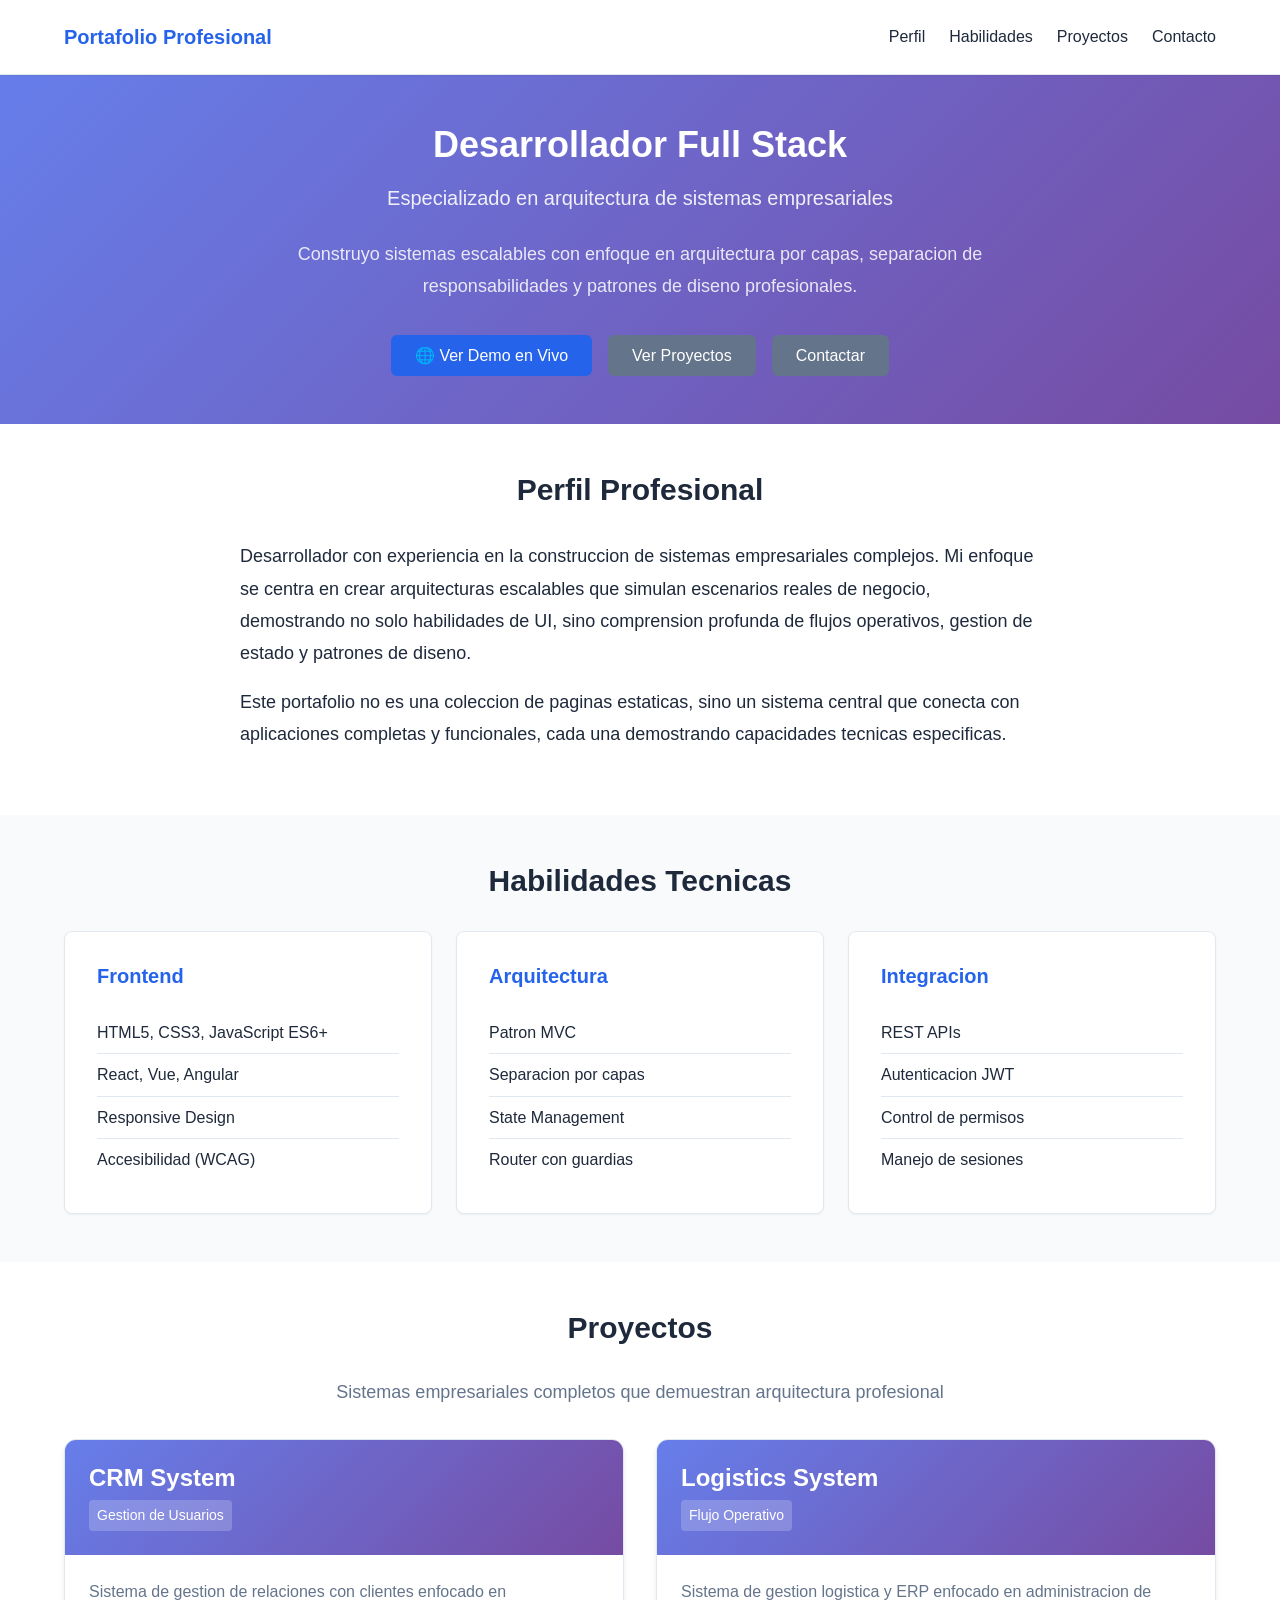
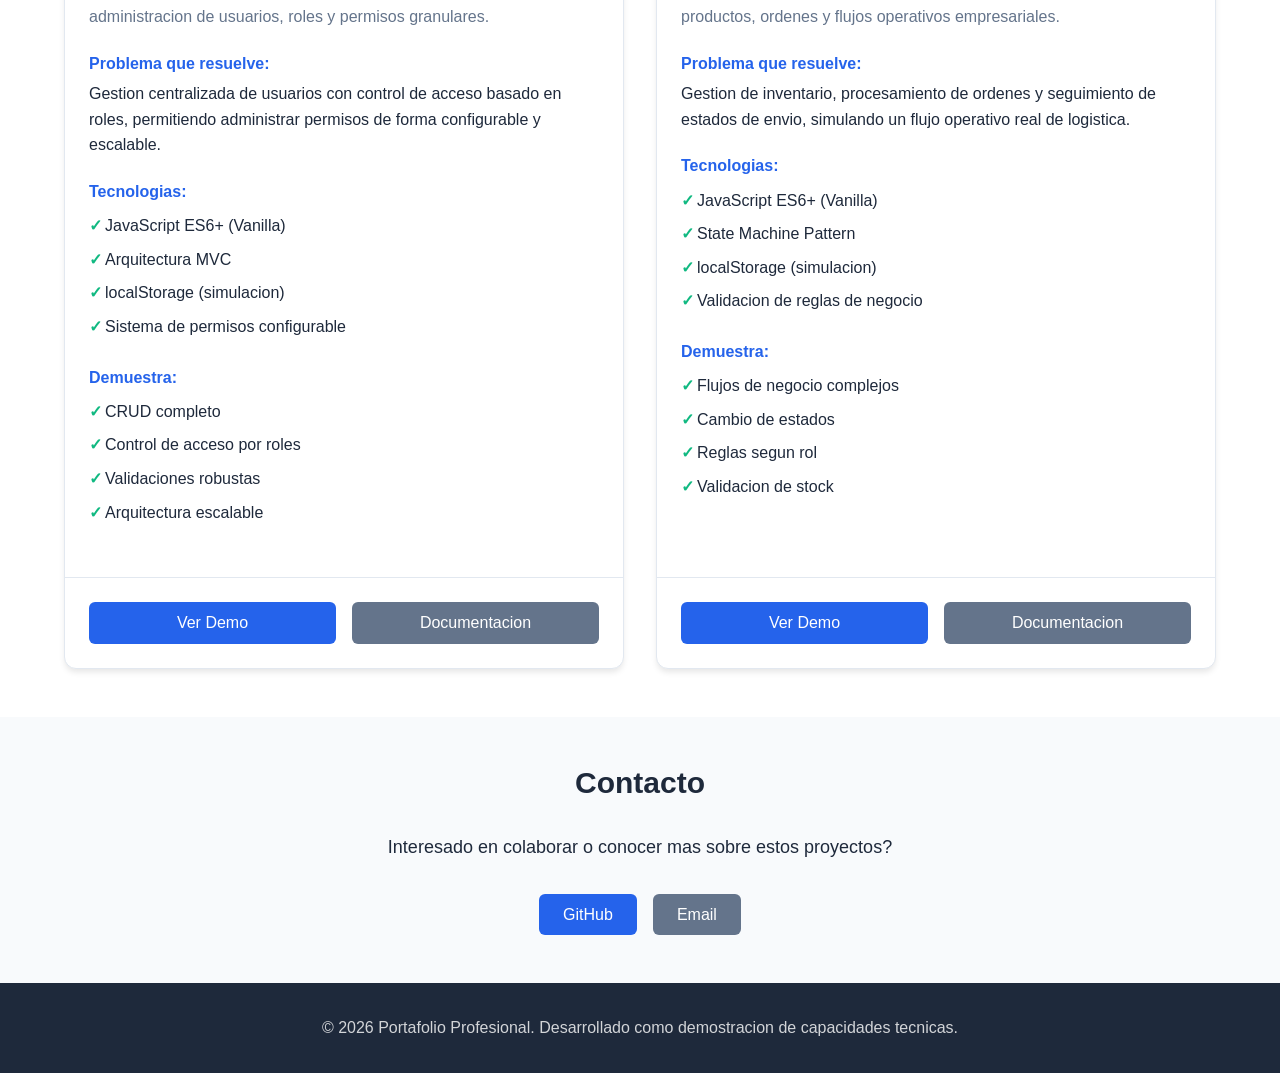
<file: index.html>
<!DOCTYPE html>
<html lang="es">
<head>
    <meta charset="UTF-8">
    <meta name="viewport" content="width=device-width, initial-scale=1.0">
    <meta name="description" content="Portafolio profesional interactivo con sistemas CRM y Logistica">
    <title>Portafolio Profesional | Desarrollador Full Stack</title>
    <link rel="stylesheet" href="/styles/global.css">
    <link rel="stylesheet" href="/styles/portfolio.css">
</head>
<body>
    <!-- Header -->
    <header class="header">
        <div class="container">
            <nav class="nav">
                <div class="nav-brand">
                    <h1>Portafolio Profesional</h1>
                </div>
                <ul class="nav-menu">
                    <li><a href="#perfil">Perfil</a></li>
                    <li><a href="#habilidades">Habilidades</a></li>
                    <li><a href="#proyectos">Proyectos</a></li>
                    <li><a href="#contacto">Contacto</a></li>
                </ul>
            </nav>
        </div>
    </header>

    <!-- Hero Section -->
    <section class="hero">
        <div class="container">
            <div class="hero-content">
                <h2 class="hero-title">Desarrollador Full Stack</h2>
                <p class="hero-subtitle">Especializado en arquitectura de sistemas empresariales</p>
                <p class="hero-description">
                    Construyo sistemas escalables con enfoque en arquitectura por capas,
                    separacion de responsabilidades y patrones de diseno profesionales.
                </p>
                <div class="hero-actions">
                    <a href="https://yosoymusictusabes.github.io/portafolio-profesional-interactivo/" target="_blank" class="btn btn-primary">
                        🌐 Ver Demo en Vivo
                    </a>
                    <a href="#proyectos" class="btn btn-secondary">Ver Proyectos</a>
                    <a href="#contacto" class="btn btn-secondary">Contactar</a>
                </div>
            </div>
        </div>
    </section>

    <!-- Perfil Section -->
    <section id="perfil" class="section">
        <div class="container">
            <h2 class="section-title">Perfil Profesional</h2>
            <div class="perfil-content">
                <p>
                    Desarrollador con experiencia en la construccion de sistemas empresariales complejos.
                    Mi enfoque se centra en crear arquitecturas escalables que simulan escenarios reales
                    de negocio, demostrando no solo habilidades de UI, sino comprension profunda de
                    flujos operativos, gestion de estado y patrones de diseno.
                </p>
                <p>
                    Este portafolio no es una coleccion de paginas estaticas, sino un sistema central
                    que conecta con aplicaciones completas y funcionales, cada una demostrando
                    capacidades tecnicas especificas.
                </p>
            </div>
        </div>
    </section>

    <!-- Habilidades Section -->
    <section id="habilidades" class="section section-gray">
        <div class="container">
            <h2 class="section-title">Habilidades Tecnicas</h2>
            
            <div class="habilidades-grid">
                <!-- Frontend -->
                <div class="habilidad-card">
                    <h3>Frontend</h3>
                    <ul>
                        <li>HTML5, CSS3, JavaScript ES6+</li>
                        <li>React, Vue, Angular</li>
                        <li>Responsive Design</li>
                        <li>Accesibilidad (WCAG)</li>
                    </ul>
                </div>

                <!-- Arquitectura -->
                <div class="habilidad-card">
                    <h3>Arquitectura</h3>
                    <ul>
                        <li>Patron MVC</li>
                        <li>Separacion por capas</li>
                        <li>State Management</li>
                        <li>Router con guardias</li>
                    </ul>
                </div>

                <!-- Integracion -->
                <div class="habilidad-card">
                    <h3>Integracion</h3>
                    <ul>
                        <li>REST APIs</li>
                        <li>Autenticacion JWT</li>
                        <li>Control de permisos</li>
                        <li>Manejo de sesiones</li>
                    </ul>
                </div>
            </div>
        </div>
    </section>

    <!-- Proyectos Section -->
    <section id="proyectos" class="section">
        <div class="container">
            <h2 class="section-title">Proyectos</h2>
            <p class="section-subtitle">
                Sistemas empresariales completos que demuestran arquitectura profesional
            </p>

            <div class="proyectos-grid">
                <!-- CRM System -->
                <div class="proyecto-card">
                    <div class="proyecto-header">
                        <h3>CRM System</h3>
                        <span class="proyecto-tag">Gestion de Usuarios</span>
                    </div>
                    <div class="proyecto-body">
                        <p class="proyecto-descripcion">
                            Sistema de gestion de relaciones con clientes enfocado en administracion
                            de usuarios, roles y permisos granulares.
                        </p>
                        <div class="proyecto-problema">
                            <h4>Problema que resuelve:</h4>
                            <p>
                                Gestion centralizada de usuarios con control de acceso basado en roles,
                                permitiendo administrar permisos de forma configurable y escalable.
                            </p>
                        </div>
                        <div class="proyecto-tecnologias">
                            <h4>Tecnologias:</h4>
                            <ul>
                                <li>JavaScript ES6+ (Vanilla)</li>
                                <li>Arquitectura MVC</li>
                                <li>localStorage (simulacion)</li>
                                <li>Sistema de permisos configurable</li>
                            </ul>
                        </div>
                        <div class="proyecto-demuestra">
                            <h4>Demuestra:</h4>
                            <ul>
                                <li>CRUD completo</li>
                                <li>Control de acceso por roles</li>
                                <li>Validaciones robustas</li>
                                <li>Arquitectura escalable</li>
                            </ul>
                        </div>
                    </div>
                    <div class="proyecto-footer">
                        <a href="/projects/crm-system/index.html" class="btn btn-primary">Ver Demo</a>
                        <a href="/projects/crm-system/README.md" class="btn btn-secondary">Documentacion</a>
                    </div>
                </div>

                <!-- Logistics System -->
                <div class="proyecto-card">
                    <div class="proyecto-header">
                        <h3>Logistics System</h3>
                        <span class="proyecto-tag">Flujo Operativo</span>
                    </div>
                    <div class="proyecto-body">
                        <p class="proyecto-descripcion">
                            Sistema de gestion logistica y ERP enfocado en administracion de productos,
                            ordenes y flujos operativos empresariales.
                        </p>
                        <div class="proyecto-problema">
                            <h4>Problema que resuelve:</h4>
                            <p>
                                Gestion de inventario, procesamiento de ordenes y seguimiento de estados
                                de envio, simulando un flujo operativo real de logistica.
                            </p>
                        </div>
                        <div class="proyecto-tecnologias">
                            <h4>Tecnologias:</h4>
                            <ul>
                                <li>JavaScript ES6+ (Vanilla)</li>
                                <li>State Machine Pattern</li>
                                <li>localStorage (simulacion)</li>
                                <li>Validacion de reglas de negocio</li>
                            </ul>
                        </div>
                        <div class="proyecto-demuestra">
                            <h4>Demuestra:</h4>
                            <ul>
                                <li>Flujos de negocio complejos</li>
                                <li>Cambio de estados</li>
                                <li>Reglas segun rol</li>
                                <li>Validacion de stock</li>
                            </ul>
                        </div>
                    </div>
                    <div class="proyecto-footer">
                        <a href="/projects/logistics-system/index.html" class="btn btn-primary">Ver Demo</a>
                        <a href="/projects/logistics-system/README.md" class="btn btn-secondary">Documentacion</a>
                    </div>
                </div>
            </div>
        </div>
    </section>

    <!-- Contacto Section -->
    <section id="contacto" class="section section-gray">
        <div class="container">
            <h2 class="section-title">Contacto</h2>
            <div class="contacto-content">
                <p>Interesado en colaborar o conocer mas sobre estos proyectos?</p>
                <div class="contacto-links">
                    <a href="https://github.com/yosoymusictusabes" target="_blank" class="btn btn-primary">
                        GitHub
                    </a>
                    <a href="mailto:yosoymusictusabes@gmail.com" class="btn btn-secondary">
                        Email
                    </a>
                </div>
            </div>
        </div>
    </section>

    <!-- Footer -->
    <footer class="footer">
        <div class="container">
            <p>&copy; 2026 Portafolio Profesional. Desarrollado como demostracion de capacidades tecnicas.</p>
        </div>
    </footer>

    <script type="module" src="/shared/core/app.js"></script>
</body>
</html>
</file>
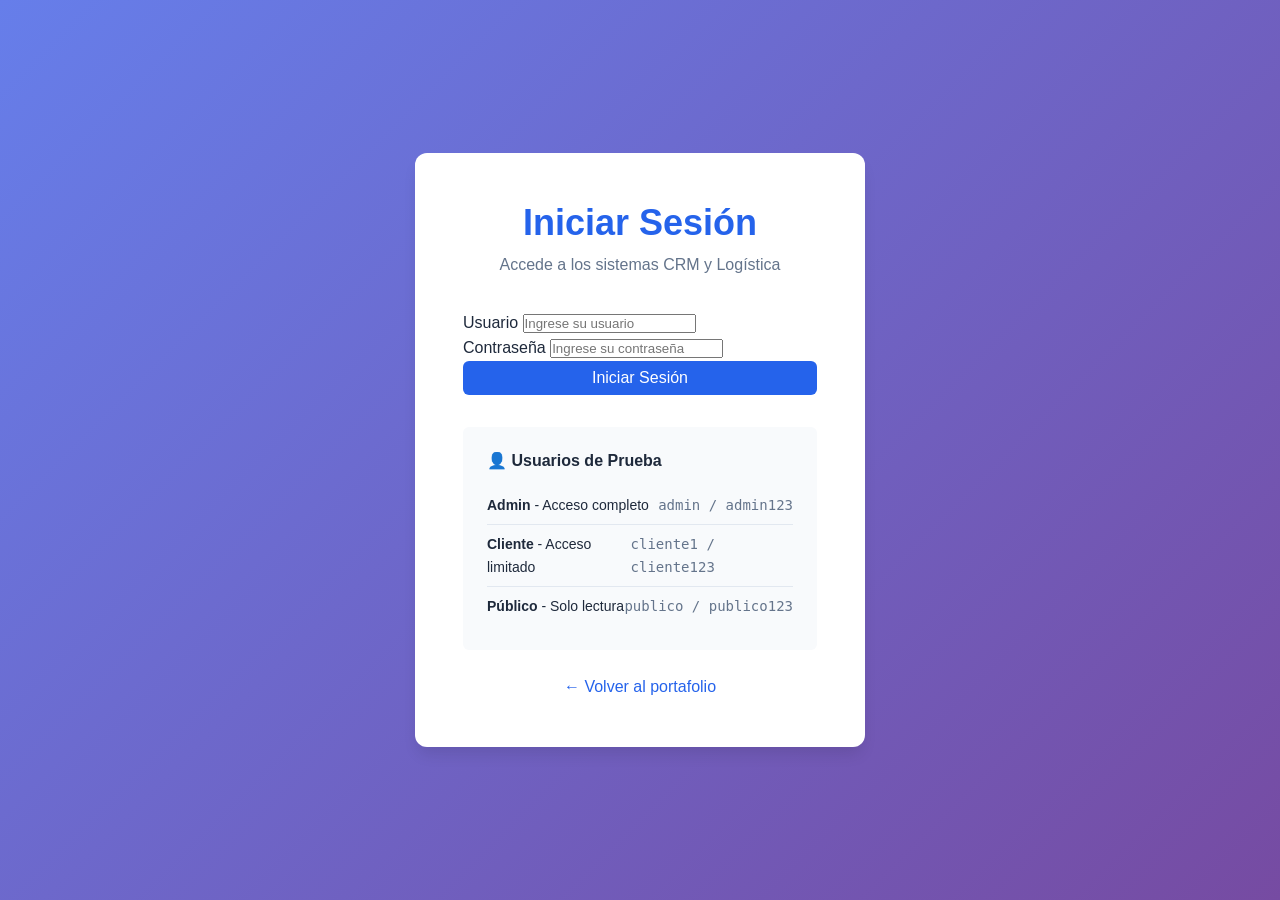
<file: projects/crm-system/index.html>
<!DOCTYPE html>
<html lang="es">
<head>
    <meta charset="UTF-8">
    <meta name="viewport" content="width=device-width, initial-scale=1.0">
    <title>CRM System | Gestion de Usuarios</title>
    <link rel="stylesheet" href="/styles/global.css">
    <link rel="stylesheet" href="/projects/crm-system/styles/crm.css">
</head>
<body>
    <div id="app">
        <!-- Header -->
        <header class="app-header">
            <div class="container">
                <div class="header-content">
                    <h1>CRM System</h1>
                    <div class="header-actions">
                        <span id="user-info"></span>
                        <button id="btn-logout" class="btn btn-secondary">Cerrar Sesion</button>
                    </div>
                </div>
            </div>
        </header>

        <!-- Navigation -->
        <nav class="app-nav">
            <div class="container">
                <ul class="nav-tabs">
                    <li><a href="#usuarios" class="nav-tab active" data-tab="usuarios">Usuarios</a></li>
                    <li><a href="#roles" class="nav-tab" data-tab="roles">Roles</a></li>
                    <li><a href="#perfil" class="nav-tab" data-tab="perfil">Mi Perfil</a></li>
                </ul>
            </div>
        </nav>

        <!-- Main Content -->
        <main class="app-main">
            <div class="container">
                <!-- Tab: Usuarios -->
                <div id="tab-usuarios" class="tab-content active">
                    <div class="content-header">
                        <h2>Gestion de Usuarios</h2>
                        <button id="btn-crear-usuario" class="btn btn-primary">
                            + Nuevo Usuario
                        </button>
                    </div>

                    <div class="content-body">
                        <!-- Filtros -->
                        <div class="filters">
                            <input 
                                type="text" 
                                id="input-buscar" 
                                class="form-control" 
                                placeholder="Buscar por nombre, email o usuario..."
                            >
                            <select id="select-rol" class="form-control">
                                <option value="">Todos los roles</option>
                                <option value="admin">Admin</option>
                                <option value="cliente">Cliente</option>
                                <option value="publico">Publico</option>
                            </select>
                        </div>

                        <!-- Tabla de usuarios -->
                        <div id="tabla-usuarios-container"></div>
                    </div>
                </div>

                <!-- Tab: Roles -->
                <div id="tab-roles" class="tab-content">
                    <div class="content-header">
                        <h2>Gestion de Roles</h2>
                    </div>

                    <div class="content-body">
                        <div id="roles-container"></div>
                    </div>
                </div>

                <!-- Tab: Perfil -->
                <div id="tab-perfil" class="tab-content">
                    <div class="content-header">
                        <h2>Mi Perfil</h2>
                    </div>

                    <div class="content-body">
                        <div id="perfil-container"></div>
                    </div>
                </div>
            </div>
        </main>
    </div>

    <!-- Scripts -->
    <script type="module" src="/shared/core/app.js"></script>
    <script type="module" src="/projects/crm-system/modules/usuarios/usuarios.controller.js"></script>
    <script type="module" src="/projects/crm-system/modules/roles/roles.controller.js"></script>
    <script type="module" src="/projects/crm-system/modules/perfil/perfil.controller.js"></script>
    <script type="module">
        import { app } from '/shared/core/app.js';
        import { UsuariosController } from '/projects/crm-system/modules/usuarios/usuarios.controller.js';
        import { RolesController } from '/projects/crm-system/modules/roles/roles.controller.js';
        import { PerfilController } from '/projects/crm-system/modules/perfil/perfil.controller.js';
        
        // Inicializar aplicacion
        app.inicializar().then(() => {
            // Verificar autenticacion
            if (!app.obtenerAuthService().validarSesion()) {
                window.location.href = '/login.html';
                return;
            }

            // Inicializar controladores
            const usuariosController = new UsuariosController();
            const rolesController = new RolesController();
            const perfilController = new PerfilController();
            
            usuariosController.inicializar();

            // Manejar tabs
            document.querySelectorAll('.nav-tab').forEach(tab => {
                tab.addEventListener('click', (e) => {
                    e.preventDefault();
                    const tabName = tab.dataset.tab;
                    
                    // Actualizar tabs activos
                    document.querySelectorAll('.nav-tab').forEach(t => t.classList.remove('active'));
                    document.querySelectorAll('.tab-content').forEach(c => c.classList.remove('active'));
                    
                    tab.classList.add('active');
                    document.getElementById(`tab-${tabName}`).classList.add('active');
                    
                    // Inicializar controlador según tab
                    if (tabName === 'roles') {
                        rolesController.inicializar();
                    } else if (tabName === 'perfil') {
                        perfilController.inicializar();
                    }
                });
            });

            // Logout
            document.getElementById('btn-logout').addEventListener('click', () => {
                app.obtenerAuthService().logout();
            });

            // Mostrar info de usuario
            const usuario = app.obtenerAuthService().obtenerUsuarioActual();
            document.getElementById('user-info').textContent = `${usuario.nombre} (${usuario.rol})`;
        });
    </script>
</body>
</html>
</file>
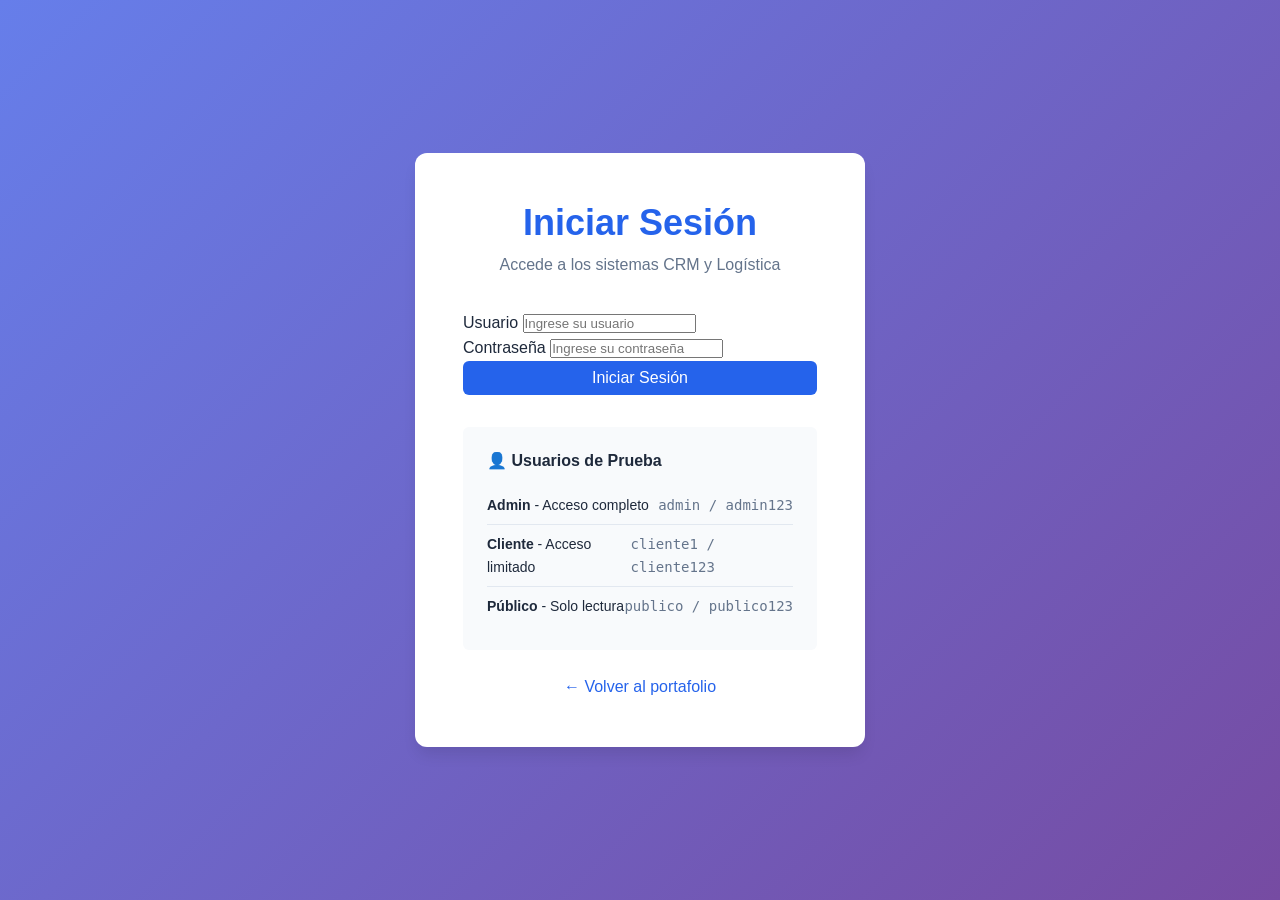
<file: login.html>
<!DOCTYPE html>
<html lang="es">
<head>
    <meta charset="UTF-8">
    <meta name="viewport" content="width=device-width, initial-scale=1.0">
    <title>Login | Portafolio Profesional</title>
    <link rel="stylesheet" href="/styles/global.css">
    <style>
        body {
            background: linear-gradient(135deg, #667eea 0%, #764ba2 100%);
            min-height: 100vh;
            display: flex;
            align-items: center;
            justify-content: center;
        }

        .login-container {
            background-color: var(--color-bg);
            border-radius: var(--radius-xl);
            box-shadow: var(--shadow-lg);
            padding: var(--spacing-2xl);
            width: 100%;
            max-width: 450px;
        }

        .login-header {
            text-align: center;
            margin-bottom: var(--spacing-xl);
        }

        .login-header h1 {
            color: var(--color-primary);
            margin-bottom: var(--spacing-sm);
        }

        .login-header p {
            color: var(--color-text-light);
            margin: 0;
        }

        .login-form {
            margin-bottom: var(--spacing-lg);
        }

        .alert {
            padding: var(--spacing-md);
            border-radius: var(--radius-md);
            margin-bottom: var(--spacing-lg);
        }

        .alert-error {
            background-color: #fee;
            color: var(--color-error);
            border: 1px solid var(--color-error);
        }

        .alert-info {
            background-color: #e0f2fe;
            color: #0369a1;
            border: 1px solid #0369a1;
        }

        .demo-users {
            background-color: var(--color-bg-gray);
            border-radius: var(--radius-md);
            padding: var(--spacing-lg);
            margin-top: var(--spacing-xl);
        }

        .demo-users h3 {
            font-size: var(--font-size-base);
            margin-bottom: var(--spacing-md);
            color: var(--color-text);
        }

        .demo-user {
            display: flex;
            justify-content: space-between;
            padding: var(--spacing-sm) 0;
            border-bottom: 1px solid var(--color-border);
            font-size: var(--font-size-sm);
        }

        .demo-user:last-child {
            border-bottom: none;
        }

        .demo-user-info {
            color: var(--color-text);
        }

        .demo-user-credentials {
            color: var(--color-text-light);
            font-family: monospace;
        }

        .back-link {
            text-align: center;
            margin-top: var(--spacing-lg);
        }

        .back-link a {
            color: var(--color-primary);
            text-decoration: none;
        }

        .back-link a:hover {
            text-decoration: underline;
        }
    </style>
</head>
<body>
    <div class="login-container">
        <div class="login-header">
            <h1>Iniciar Sesión</h1>
            <p>Accede a los sistemas CRM y Logística</p>
        </div>

        <div id="alert-container"></div>

        <form id="login-form" class="login-form">
            <div class="form-group">
                <label for="usuario">Usuario</label>
                <input 
                    type="text" 
                    id="usuario" 
                    name="usuario" 
                    class="form-control" 
                    placeholder="Ingrese su usuario"
                    required
                    autocomplete="username"
                >
            </div>

            <div class="form-group">
                <label for="password">Contraseña</label>
                <input 
                    type="password" 
                    id="password" 
                    name="password" 
                    class="form-control" 
                    placeholder="Ingrese su contraseña"
                    required
                    autocomplete="current-password"
                >
            </div>

            <button type="submit" class="btn btn-primary" style="width: 100%;">
                Iniciar Sesión
            </button>
        </form>

        <div class="demo-users">
            <h3>👤 Usuarios de Prueba</h3>
            <div class="demo-user">
                <span class="demo-user-info">
                    <strong>Admin</strong> - Acceso completo
                </span>
                <span class="demo-user-credentials">admin / admin123</span>
            </div>
            <div class="demo-user">
                <span class="demo-user-info">
                    <strong>Cliente</strong> - Acceso limitado
                </span>
                <span class="demo-user-credentials">cliente1 / cliente123</span>
            </div>
            <div class="demo-user">
                <span class="demo-user-info">
                    <strong>Público</strong> - Solo lectura
                </span>
                <span class="demo-user-credentials">publico / publico123</span>
            </div>
        </div>

        <div class="back-link">
            <a href="/">← Volver al portafolio</a>
        </div>
    </div>

    <script type="module">
        import { AuthService } from '/shared/auth/auth.service.js';
        import { app } from '/shared/core/app.js';

        // Inicializar app
        await app.inicializar();

        const authService = new AuthService();
        const form = document.getElementById('login-form');
        const alertContainer = document.getElementById('alert-container');

        // Si ya hay sesión activa, redirigir
        if (authService.validarSesion()) {
            window.location.href = '/projects/crm-system/index.html';
        }

        form.addEventListener('submit', async (e) => {
            e.preventDefault();
            
            const usuario = document.getElementById('usuario').value;
            const password = document.getElementById('password').value;

            try {
                // Limpiar alertas
                alertContainer.innerHTML = '';

                // Deshabilitar botón
                const btnSubmit = form.querySelector('button[type="submit"]');
                btnSubmit.disabled = true;
                btnSubmit.textContent = 'Iniciando sesión...';

                // Intentar login
                const usuarioAutenticado = authService.login(usuario, password);

                // Mostrar mensaje de éxito
                mostrarAlerta('success', `Bienvenido ${usuarioAutenticado.nombre}!`);

                // Redirigir según parámetro o a CRM por defecto
                const urlParams = new URLSearchParams(window.location.search);
                const redirect = urlParams.get('redirect') || '/projects/crm-system/index.html';
                
                setTimeout(() => {
                    window.location.href = redirect;
                }, 1000);

            } catch (error) {
                console.error('Error en login:', error);
                mostrarAlerta('error', error.message);
                
                // Rehabilitar botón
                const btnSubmit = form.querySelector('button[type="submit"]');
                btnSubmit.disabled = false;
                btnSubmit.textContent = 'Iniciar Sesión';
            }
        });

        function mostrarAlerta(tipo, mensaje) {
            const alert = document.createElement('div');
            alert.className = `alert alert-${tipo}`;
            alert.textContent = mensaje;
            alertContainer.appendChild(alert);
        }
    </script>
</body>
</html>
</file>
<file: styles/global.css>
/**
 * Estilos globales del portafolio
 * Variables CSS, reset y utilidades comunes
 */

/* Variables CSS */
:root {
  /* Colores principales */
  --color-primary: #2563eb;
  --color-primary-dark: #1e40af;
  --color-secondary: #64748b;
  --color-success: #10b981;
  --color-warning: #f59e0b;
  --color-error: #ef4444;
  
  /* Colores de fondo */
  --color-bg: #ffffff;
  --color-bg-gray: #f8fafc;
  --color-bg-dark: #1e293b;
  
  /* Colores de texto */
  --color-text: #1e293b;
  --color-text-light: #64748b;
  --color-text-white: #ffffff;
  
  /* Bordes */
  --color-border: #e2e8f0;
  
  /* Espaciado */
  --spacing-xs: 0.25rem;
  --spacing-sm: 0.5rem;
  --spacing-md: 1rem;
  --spacing-lg: 1.5rem;
  --spacing-xl: 2rem;
  --spacing-2xl: 3rem;
  
  /* Tipografia */
  --font-family: -apple-system, BlinkMacSystemFont, 'Segoe UI', Roboto, Oxygen, Ubuntu, Cantarell, sans-serif;
  --font-size-sm: 0.875rem;
  --font-size-base: 1rem;
  --font-size-lg: 1.125rem;
  --font-size-xl: 1.25rem;
  --font-size-2xl: 1.5rem;
  --font-size-3xl: 1.875rem;
  --font-size-4xl: 2.25rem;
  
  /* Sombras */
  --shadow-sm: 0 1px 2px 0 rgba(0, 0, 0, 0.05);
  --shadow-md: 0 4px 6px -1px rgba(0, 0, 0, 0.1);
  --shadow-lg: 0 10px 15px -3px rgba(0, 0, 0, 0.1);
  
  /* Bordes redondeados */
  --radius-sm: 0.25rem;
  --radius-md: 0.375rem;
  --radius-lg: 0.5rem;
  --radius-xl: 0.75rem;
  
  /* Transiciones */
  --transition-fast: 150ms ease-in-out;
  --transition-base: 200ms ease-in-out;
  --transition-slow: 300ms ease-in-out;
}

/* Reset CSS */
*, *::before, *::after {
  box-sizing: border-box;
  margin: 0;
  padding: 0;
}

html {
  scroll-behavior: smooth;
}

body {
  font-family: var(--font-family);
  font-size: var(--font-size-base);
  line-height: 1.6;
  color: var(--color-text);
  background-color: var(--color-bg);
}

/* Tipografia */
h1, h2, h3, h4, h5, h6 {
  font-weight: 600;
  line-height: 1.2;
  margin-bottom: var(--spacing-md);
}

h1 { font-size: var(--font-size-4xl); }
h2 { font-size: var(--font-size-3xl); }
h3 { font-size: var(--font-size-2xl); }
h4 { font-size: var(--font-size-xl); }
h5 { font-size: var(--font-size-lg); }
h6 { font-size: var(--font-size-base); }

p {
  margin-bottom: var(--spacing-md);
}

a {
  color: var(--color-primary);
  text-decoration: none;
  transition: color var(--transition-base);
}

a:hover {
  color: var(--color-primary-dark);
}

ul, ol {
  list-style-position: inside;
  margin-bottom: var(--spacing-md);
}

/* Container */
.container {
  width: 100%;
  max-width: 1200px;
  margin: 0 auto;
  padding: 0 var(--spacing-lg);
}

/* Botones */
.btn {
  display: inline-block;
  padding: var(--spacing-sm) var(--spacing-lg);
  font-size: var(--font-size-base);
  font-weight: 500;
  text-align: center;
  border: none;
  border-radius: var(--radius-md);
  cursor: pointer;
  transition: all var(--transition-base);
  text-decoration: none;
}

.btn-primary {
  background-color: var(--color-primary);
  color: var(--color-text-white);
}

.btn-primary:hover {
  background-color: var(--color-primary-dark);
  color: var(--color-text-white);
}

.btn-secondary {
  background-color: var(--color-secondary);
  color: var(--color-text-white);
}

.btn-secondary:hover {
  background-color: #475569;
  color: var(--color-text-white);
}

.btn-success {
  background-color: var(--color-success);
  color: var(--color-text-white);
}

.btn-warning {
  background-color: var(--color-warning);
  color: var(--color-text-white);
}

.btn-error {
  background-color: var(--color-error);
  color: var(--color-text-white);
}

/* Cards */
.card {
  background-color: var(--color-bg);
  border: 1px solid var(--color-border);
  border-radius: var(--radius-lg);
  padding: var(--spacing-lg);
  box-shadow: var(--shadow-sm);
  transition: box-shadow var(--transition-base);
}

.card:hover {
  box-shadow: var(--shadow-md);
}

/* Grid */
.grid {
  display: grid;
  gap: var(--spacing-lg);
}

.grid-2 {
  grid-template-columns: repeat(auto-fit, minmax(300px, 1fr));
}

.grid-3 {
  grid-template-columns: repeat(auto-fit, minmax(250px, 1fr));
}

/* Utilidades */
.text-center { text-align: center; }
.text-left { text-align: left; }
.text-right { text-align: right; }

.mt-sm { margin-top: var(--spacing-sm); }
.mt-md { margin-top: var(--spacing-md); }
.mt-lg { margin-top: var(--spacing-lg); }
.mt-xl { margin-top: var(--spacing-xl); }

.mb-sm { margin-bottom: var(--spacing-sm); }
.mb-md { margin-bottom: var(--spacing-md); }
.mb-lg { margin-bottom: var(--spacing-lg); }
.mb-xl { margin-bottom: var(--spacing-xl); }

.hidden { display: none; }
.visible { display: block; }

/* Loading */
.loading {
  display: inline-block;
  width: 20px;
  height: 20px;
  border: 3px solid var(--color-border);
  border-top-color: var(--color-primary);
  border-radius: 50%;
  animation: spin 1s linear infinite;
}

@keyframes spin {
  to { transform: rotate(360deg); }
}

/* Responsive */
@media (max-width: 768px) {
  :root {
    --font-size-4xl: 1.875rem;
    --font-size-3xl: 1.5rem;
    --font-size-2xl: 1.25rem;
  }
  
  .container {
    padding: 0 var(--spacing-md);
  }
}
</file>
<file: styles/portfolio.css>
/**
 * Estilos especificos del portafolio (index.html)
 */

/* Header */
.header {
  background-color: var(--color-bg);
  border-bottom: 1px solid var(--color-border);
  padding: var(--spacing-lg) 0;
  position: sticky;
  top: 0;
  z-index: 100;
  box-shadow: var(--shadow-sm);
}

.nav {
  display: flex;
  justify-content: space-between;
  align-items: center;
}

.nav-brand h1 {
  font-size: var(--font-size-xl);
  margin: 0;
  color: var(--color-primary);
}

.nav-menu {
  display: flex;
  gap: var(--spacing-lg);
  list-style: none;
  margin: 0;
}

.nav-menu a {
  color: var(--color-text);
  font-weight: 500;
  transition: color var(--transition-base);
}

.nav-menu a:hover {
  color: var(--color-primary);
}

/* Hero Section */
.hero {
  background: linear-gradient(135deg, #667eea 0%, #764ba2 100%);
  color: var(--color-text-white);
  padding: var(--spacing-2xl) 0;
  text-align: center;
}

.hero-content {
  max-width: 800px;
  margin: 0 auto;
}

.hero-title {
  font-size: var(--font-size-4xl);
  margin-bottom: var(--spacing-md);
  color: var(--color-text-white);
}

.hero-subtitle {
  font-size: var(--font-size-xl);
  margin-bottom: var(--spacing-lg);
  opacity: 0.9;
}

.hero-description {
  font-size: var(--font-size-lg);
  margin-bottom: var(--spacing-xl);
  opacity: 0.85;
  line-height: 1.8;
}

.hero-actions {
  display: flex;
  gap: var(--spacing-md);
  justify-content: center;
}

/* Sections */
.section {
  padding: var(--spacing-2xl) 0;
}

.section-gray {
  background-color: var(--color-bg-gray);
}

.section-title {
  text-align: center;
  margin-bottom: var(--spacing-xl);
  color: var(--color-text);
}

.section-subtitle {
  text-align: center;
  color: var(--color-text-light);
  margin-bottom: var(--spacing-xl);
  font-size: var(--font-size-lg);
}

/* Perfil */
.perfil-content {
  max-width: 800px;
  margin: 0 auto;
  font-size: var(--font-size-lg);
  line-height: 1.8;
}

/* Habilidades */
.habilidades-grid {
  display: grid;
  grid-template-columns: repeat(auto-fit, minmax(280px, 1fr));
  gap: var(--spacing-lg);
}

.habilidad-card {
  background-color: var(--color-bg);
  border: 1px solid var(--color-border);
  border-radius: var(--radius-lg);
  padding: var(--spacing-xl);
  box-shadow: var(--shadow-sm);
  transition: transform var(--transition-base), box-shadow var(--transition-base);
}

.habilidad-card:hover {
  transform: translateY(-4px);
  box-shadow: var(--shadow-md);
}

.habilidad-card h3 {
  color: var(--color-primary);
  margin-bottom: var(--spacing-lg);
  font-size: var(--font-size-xl);
}

.habilidad-card ul {
  list-style: none;
  padding: 0;
  margin: 0;
}

.habilidad-card li {
  padding: var(--spacing-sm) 0;
  border-bottom: 1px solid var(--color-border);
}

.habilidad-card li:last-child {
  border-bottom: none;
}

/* Proyectos */
.proyectos-grid {
  display: grid;
  grid-template-columns: repeat(auto-fit, minmax(400px, 1fr));
  gap: var(--spacing-xl);
}

.proyecto-card {
  background-color: var(--color-bg);
  border: 1px solid var(--color-border);
  border-radius: var(--radius-xl);
  overflow: hidden;
  box-shadow: var(--shadow-md);
  transition: transform var(--transition-base), box-shadow var(--transition-base);
  display: flex;
  flex-direction: column;
}

.proyecto-card:hover {
  transform: translateY(-8px);
  box-shadow: var(--shadow-lg);
}

.proyecto-header {
  background: linear-gradient(135deg, #667eea 0%, #764ba2 100%);
  color: var(--color-text-white);
  padding: var(--spacing-lg);
}

.proyecto-header h3 {
  margin: 0 0 var(--spacing-sm) 0;
  color: var(--color-text-white);
}

.proyecto-tag {
  display: inline-block;
  background-color: rgba(255, 255, 255, 0.2);
  padding: var(--spacing-xs) var(--spacing-sm);
  border-radius: var(--radius-sm);
  font-size: var(--font-size-sm);
}

.proyecto-body {
  padding: var(--spacing-lg);
  flex: 1;
}

.proyecto-descripcion {
  font-size: var(--font-size-base);
  margin-bottom: var(--spacing-lg);
  color: var(--color-text-light);
}

.proyecto-problema,
.proyecto-tecnologias,
.proyecto-demuestra {
  margin-bottom: var(--spacing-lg);
}

.proyecto-problema h4,
.proyecto-tecnologias h4,
.proyecto-demuestra h4 {
  font-size: var(--font-size-base);
  color: var(--color-primary);
  margin-bottom: var(--spacing-sm);
}

.proyecto-tecnologias ul,
.proyecto-demuestra ul {
  list-style: none;
  padding: 0;
  margin: 0;
}

.proyecto-tecnologias li,
.proyecto-demuestra li {
  padding: var(--spacing-xs) 0;
  padding-left: var(--spacing-md);
  position: relative;
}

.proyecto-tecnologias li::before,
.proyecto-demuestra li::before {
  content: "✓";
  position: absolute;
  left: 0;
  color: var(--color-success);
  font-weight: bold;
}

.proyecto-footer {
  padding: var(--spacing-lg);
  border-top: 1px solid var(--color-border);
  display: flex;
  gap: var(--spacing-md);
}

.proyecto-footer .btn {
  flex: 1;
}

/* Contacto */
.contacto-content {
  text-align: center;
  max-width: 600px;
  margin: 0 auto;
}

.contacto-content p {
  font-size: var(--font-size-lg);
  margin-bottom: var(--spacing-xl);
}

.contacto-links {
  display: flex;
  gap: var(--spacing-md);
  justify-content: center;
}

/* Footer */
.footer {
  background-color: var(--color-bg-dark);
  color: var(--color-text-white);
  padding: var(--spacing-xl) 0;
  text-align: center;
}

.footer p {
  margin: 0;
  opacity: 0.8;
}

/* Responsive */
@media (max-width: 768px) {
  .nav {
    flex-direction: column;
    gap: var(--spacing-md);
  }
  
  .nav-menu {
    flex-wrap: wrap;
    justify-content: center;
  }
  
  .hero-actions {
    flex-direction: column;
  }
  
  .proyectos-grid {
    grid-template-columns: 1fr;
  }
  
  .proyecto-footer {
    flex-direction: column;
  }
  
  .contacto-links {
    flex-direction: column;
  }
}
</file>
<file: projects/crm-system/styles/crm.css>
/**
 * Estilos del CRM System
 */

/* App Layout */
.app-header {
  background-color: var(--color-bg);
  border-bottom: 1px solid var(--color-border);
  padding: var(--spacing-lg) 0;
  box-shadow: var(--shadow-sm);
}

.header-content {
  display: flex;
  justify-content: space-between;
  align-items: center;
}

.header-content h1 {
  margin: 0;
  color: var(--color-primary);
}

.header-actions {
  display: flex;
  gap: var(--spacing-md);
  align-items: center;
}

#user-info {
  font-weight: 500;
  color: var(--color-text-light);
}

/* Navigation Tabs */
.app-nav {
  background-color: var(--color-bg-gray);
  border-bottom: 1px solid var(--color-border);
}

.nav-tabs {
  display: flex;
  gap: var(--spacing-sm);
  list-style: none;
  margin: 0;
  padding: 0;
}

.nav-tab {
  padding: var(--spacing-md) var(--spacing-lg);
  color: var(--color-text-light);
  border-bottom: 2px solid transparent;
  transition: all var(--transition-base);
  cursor: pointer;
}

.nav-tab:hover {
  color: var(--color-primary);
  background-color: rgba(37, 99, 235, 0.05);
}

.nav-tab.active {
  color: var(--color-primary);
  border-bottom-color: var(--color-primary);
  font-weight: 500;
}

/* Main Content */
.app-main {
  padding: var(--spacing-xl) 0;
  min-height: calc(100vh - 200px);
}

.tab-content {
  display: none;
}

.tab-content.active {
  display: block;
}

.content-header {
  display: flex;
  justify-content: space-between;
  align-items: center;
  margin-bottom: var(--spacing-xl);
}

.content-header h2 {
  margin: 0;
}

.content-body {
  background-color: var(--color-bg);
  border: 1px solid var(--color-border);
  border-radius: var(--radius-lg);
  padding: var(--spacing-xl);
  box-shadow: var(--shadow-sm);
}

/* Filtros */
.filters {
  display: flex;
  gap: var(--spacing-md);
  margin-bottom: var(--spacing-lg);
}

.filters .form-control {
  flex: 1;
}

/* Table */
.table {
  width: 100%;
  border-collapse: collapse;
  margin-top: var(--spacing-md);
}

.table thead {
  background-color: var(--color-bg-gray);
}

.table th {
  padding: var(--spacing-md);
  text-align: left;
  font-weight: 600;
  color: var(--color-text);
  border-bottom: 2px solid var(--color-border);
}

.table td {
  padding: var(--spacing-md);
  border-bottom: 1px solid var(--color-border);
}

.table tbody tr:hover {
  background-color: var(--color-bg-gray);
}

.table-actions {
  display: flex;
  gap: var(--spacing-sm);
}

.table-actions .btn {
  padding: var(--spacing-xs) var(--spacing-sm);
  font-size: var(--font-size-sm);
}

/* Badge */
.badge {
  display: inline-block;
  padding: var(--spacing-xs) var(--spacing-sm);
  border-radius: var(--radius-sm);
  font-size: var(--font-size-sm);
  font-weight: 500;
}

.badge-primary {
  background-color: var(--color-primary);
  color: var(--color-text-white);
}

.badge-secondary {
  background-color: var(--color-secondary);
  color: var(--color-text-white);
}

.badge-success {
  background-color: var(--color-success);
  color: var(--color-text-white);
}

.badge-warning {
  background-color: var(--color-warning);
  color: var(--color-text-white);
}

.badge-error {
  background-color: var(--color-error);
  color: var(--color-text-white);
}

/* Form */
.form-group {
  margin-bottom: var(--spacing-lg);
}

.form-group label {
  display: block;
  margin-bottom: var(--spacing-sm);
  font-weight: 500;
  color: var(--color-text);
}

.form-control {
  width: 100%;
  padding: var(--spacing-sm) var(--spacing-md);
  border: 1px solid var(--color-border);
  border-radius: var(--radius-md);
  font-size: var(--font-size-base);
  transition: border-color var(--transition-base);
}

.form-control:focus {
  outline: none;
  border-color: var(--color-primary);
  box-shadow: 0 0 0 3px rgba(37, 99, 235, 0.1);
}

.form-group.has-error .form-control {
  border-color: var(--color-error);
}

.form-error {
  color: var(--color-error);
  font-size: var(--font-size-sm);
  margin-top: var(--spacing-xs);
}

/* Modal */
.modal-overlay {
  position: fixed;
  top: 0;
  left: 0;
  right: 0;
  bottom: 0;
  background-color: rgba(0, 0, 0, 0.5);
  display: flex;
  align-items: center;
  justify-content: center;
  z-index: 1000;
  opacity: 0;
  transition: opacity var(--transition-base);
}

.modal-overlay.active {
  opacity: 1;
}

.modal {
  background-color: var(--color-bg);
  border-radius: var(--radius-lg);
  box-shadow: var(--shadow-lg);
  max-width: 90%;
  max-height: 90vh;
  overflow: auto;
  transform: scale(0.9);
  transition: transform var(--transition-base);
}

.modal.active {
  transform: scale(1);
}

.modal-sm { width: 400px; }
.modal-md { width: 600px; }
.modal-lg { width: 800px; }

.modal-header {
  display: flex;
  justify-content: space-between;
  align-items: center;
  padding: var(--spacing-lg);
  border-bottom: 1px solid var(--color-border);
}

.modal-title {
  margin: 0;
  font-size: var(--font-size-xl);
}

.modal-close {
  background: none;
  border: none;
  font-size: var(--font-size-2xl);
  cursor: pointer;
  color: var(--color-text-light);
  transition: color var(--transition-base);
}

.modal-close:hover {
  color: var(--color-text);
}

.modal-body {
  padding: var(--spacing-xl);
}

.modal-footer {
  display: flex;
  justify-content: flex-end;
  gap: var(--spacing-md);
  padding: var(--spacing-lg);
  border-top: 1px solid var(--color-border);
}

/* Perfil */
.perfil-content {
  display: grid;
  gap: var(--spacing-xl);
}

.perfil-card {
  background-color: var(--color-bg);
  border: 1px solid var(--color-border);
  border-radius: var(--radius-lg);
  overflow: hidden;
}

.perfil-header {
  display: flex;
  align-items: center;
  gap: var(--spacing-lg);
  padding: var(--spacing-xl);
  background: linear-gradient(135deg, #667eea 0%, #764ba2 100%);
  color: var(--color-text-white);
}

.perfil-avatar {
  width: 80px;
  height: 80px;
  border-radius: 50%;
  background-color: rgba(255, 255, 255, 0.2);
  display: flex;
  align-items: center;
  justify-content: center;
  font-size: var(--font-size-3xl);
  font-weight: bold;
}

.perfil-info h2 {
  margin: 0;
  color: var(--color-text-white);
}

.perfil-rol {
  margin: var(--spacing-sm) 0 0 0;
}

.perfil-body {
  padding: var(--spacing-xl);
}

.perfil-field {
  display: flex;
  justify-content: space-between;
  padding: var(--spacing-md) 0;
  border-bottom: 1px solid var(--color-border);
}

.perfil-field:last-child {
  border-bottom: none;
}

.perfil-field label {
  font-weight: 600;
  color: var(--color-text);
}

.perfil-field span {
  color: var(--color-text-light);
}

.perfil-actions {
  display: flex;
  gap: var(--spacing-md);
  padding: var(--spacing-xl);
  border-top: 1px solid var(--color-border);
}

.perfil-stats {
  background-color: var(--color-bg);
  border: 1px solid var(--color-border);
  border-radius: var(--radius-lg);
  padding: var(--spacing-xl);
}

.perfil-stats h3 {
  margin-bottom: var(--spacing-lg);
}

.stats-grid {
  display: grid;
  grid-template-columns: repeat(auto-fit, minmax(200px, 1fr));
  gap: var(--spacing-md);
}

.stat-card {
  display: flex;
  flex-direction: column;
  padding: var(--spacing-lg);
  background-color: var(--color-bg-gray);
  border-radius: var(--radius-md);
}

.stat-label {
  font-size: var(--font-size-sm);
  color: var(--color-text-light);
  margin-bottom: var(--spacing-sm);
}

.stat-value {
  font-size: var(--font-size-xl);
  font-weight: 600;
  color: var(--color-primary);
}

/* Roles */
.roles-grid {
  display: grid;
  grid-template-columns: repeat(auto-fit, minmax(300px, 1fr));
  gap: var(--spacing-lg);
  margin-bottom: var(--spacing-xl);
}

.rol-card {
  background-color: var(--color-bg);
  border: 1px solid var(--color-border);
  border-radius: var(--radius-lg);
  overflow: hidden;
}

.rol-header {
  display: flex;
  justify-content: space-between;
  align-items: center;
  padding: var(--spacing-lg);
  background-color: var(--color-bg-gray);
  border-bottom: 1px solid var(--color-border);
}

.rol-header h3 {
  margin: 0;
}

.rol-body {
  padding: var(--spacing-lg);
}

.rol-body h4 {
  font-size: var(--font-size-base);
  margin-bottom: var(--spacing-md);
  color: var(--color-text);
}

.permisos-list {
  display: flex;
  flex-direction: column;
  gap: var(--spacing-md);
}

.permiso-item {
  padding: var(--spacing-sm);
  background-color: var(--color-bg-gray);
  border-radius: var(--radius-sm);
}

.permiso-item strong {
  display: block;
  margin-bottom: var(--spacing-xs);
  color: var(--color-text);
}

.permiso-item .badge {
  margin-right: var(--spacing-xs);
}

.permisos-matriz {
  background-color: var(--color-bg);
  border: 1px solid var(--color-border);
  border-radius: var(--radius-lg);
  padding: var(--spacing-xl);
}

.permisos-matriz h3 {
  margin-bottom: var(--spacing-lg);
}

.permisos-matriz .table {
  margin-top: 0;
}

.permisos-matriz .badge {
  font-size: var(--font-size-sm);
  margin: var(--spacing-xs);
}

/* Responsive */
@media (max-width: 768px) {
  .header-content {
    flex-direction: column;
    gap: var(--spacing-md);
  }
  
  .filters {
    flex-direction: column;
  }
  
  .table-actions {
    flex-direction: column;
  }
  
  .modal {
    max-width: 95%;
  }
  
  .perfil-actions {
    flex-direction: column;
  }
  
  .roles-grid {
    grid-template-columns: 1fr;
  }
}
</file>
